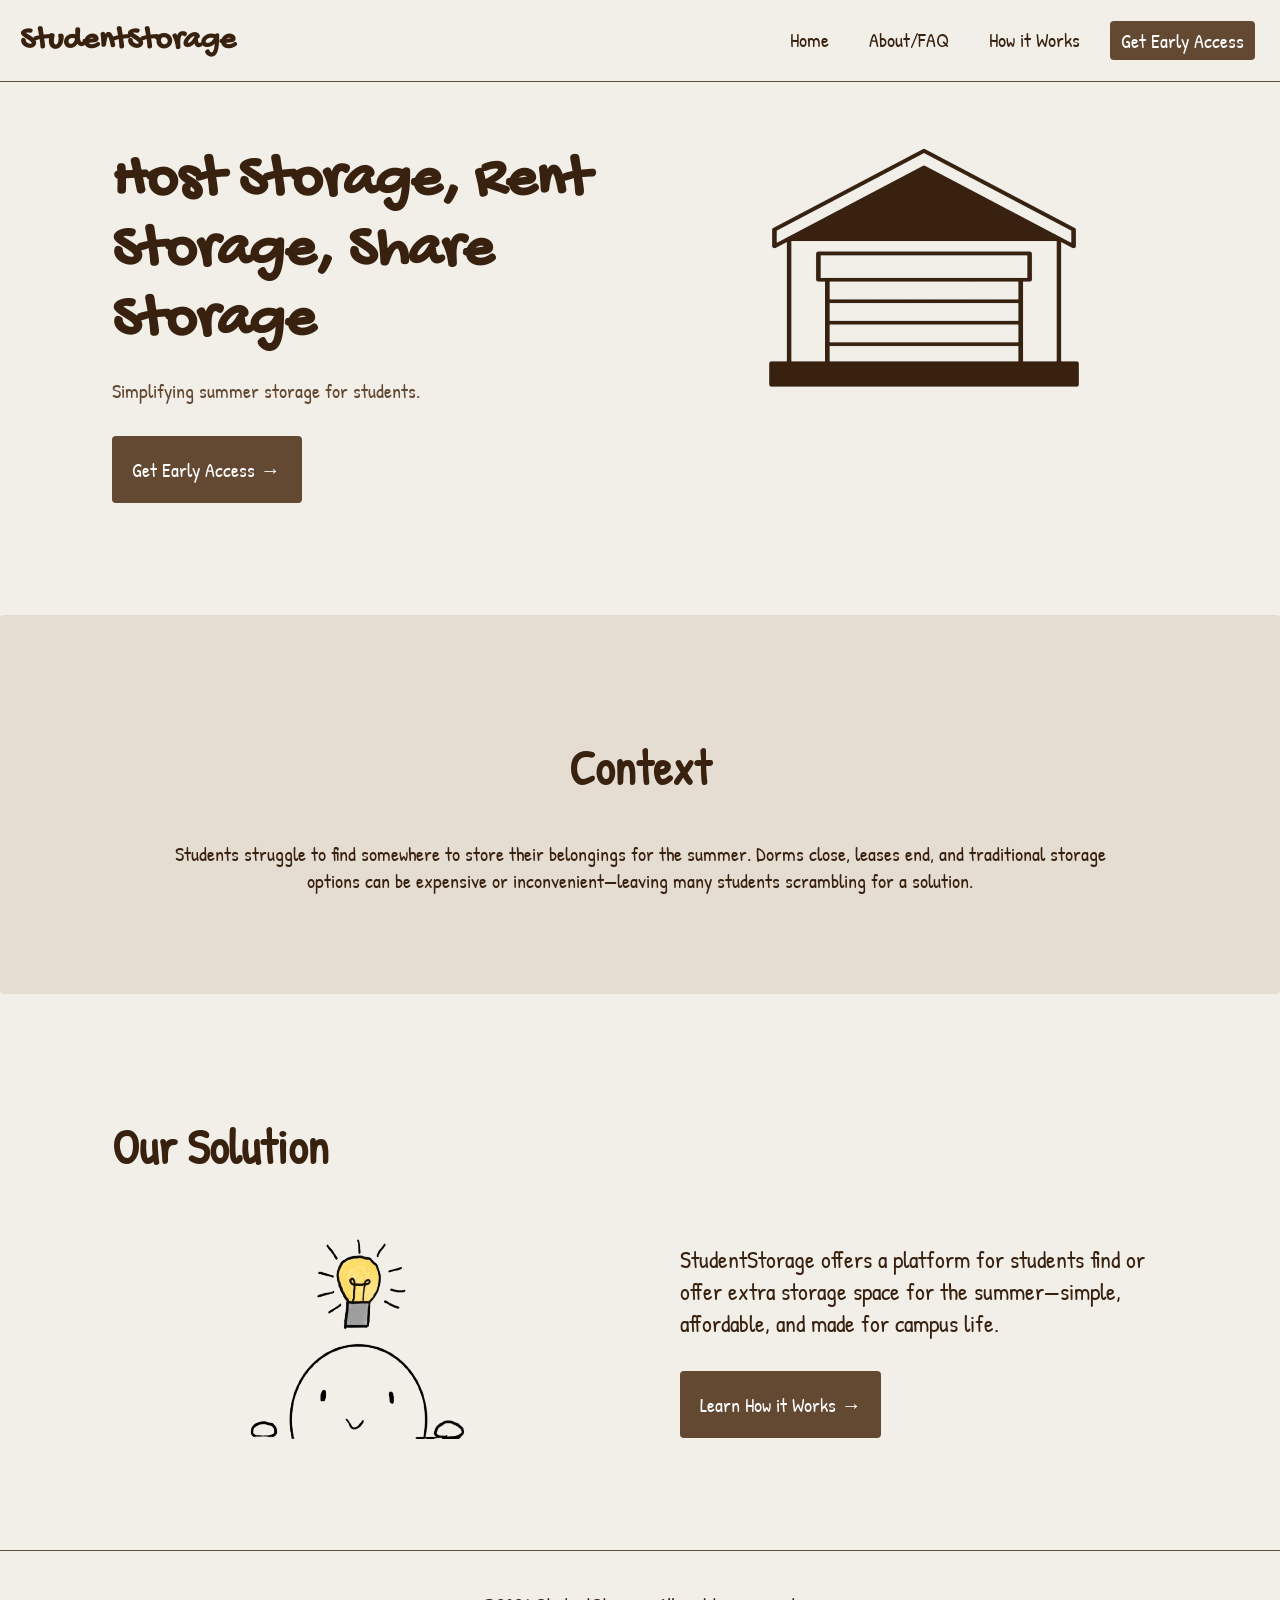
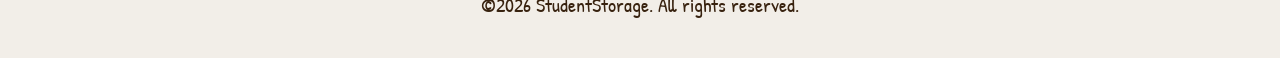
<file: index.html>
<!DOCTYPE html>
<html lang="en">
    <head>
        <meta charset="UTF-8">
        <meta name="viewport" content="width=device-width, initial-scale=1.0">
        <link rel="stylesheet" href="./static/styles.css">
        <link rel="preconnect" href="https://fonts.googleapis.com">
        <link rel="preconnect" href="https://fonts.gstatic.com" crossorigin>
        <!-- Gochi Hand Font -->
        <link href="https://fonts.googleapis.com/css2?family=Gochi+Hand&family=Inter:ital,opsz,wght@0,14..32,100..900;1,14..32,100..900&display=swap" rel="stylesheet">
        <!-- Archivo Black Font -->
        <link href="https://fonts.googleapis.com/css2?family=Archivo+Black&family=Figtree:ital,wght@0,300..900;1,300..900&display=swap" rel="stylesheet">
        <!-- Patrick Hand Font -->
        <link href="https://fonts.googleapis.com/css2?family=Gochi+Hand&family=Inter:ital,opsz,wght@0,14..32,100..900;1,14..32,100..900&family=Patrick+Hand&display=swap" rel="stylesheet">
        <script src="./static/scripts.js" defer></script>
        <title>StudentStorage</title>
    </head>
    <body>
        <!-- Header block fixed @ top of page -->
        <header>
            <div class="header-container">
                <h1>StudentStorage</h1>
                <!-- Navbar -->
                <a href="javascript:void(0);" class="clear-link-styles" id="menu-button">☰</a>
                <nav class="navbar">
                    <ul class="navlink-container">
                        <li class="navlink"><a href="./index.html" class="clear-link-styles">Home</a></li>
                        <li class="navlink"><a href="./views/faq.html" class="clear-link-styles">About/FAQ</a></li>
                        <li class="navlink"><a href="./views/storage.html" class="clear-link-styles">How it Works</a></li>
                        <li class="navlink" id="navlink-emphasized"><a href="./views/access.html" class="clear-link-styles">Get Early Access</a></li>
                    </ul>
                </nav>
            </div>
        </header>
        <div class="gap">
            <!-- gap behind fixed navbar -->
        </div>
        <main>
            <!-- Home page introductory content -->
            <div class="page-section">
                <div class="two-section-grid">
                    <div class="left-section">
                        <h1 id="intro-text">Host Storage, Rent Storage, Share Storage</h1>
                        <p class="whisper">Simplifying summer storage for students.</p>
                        <a href="./views/access.html" class="clear-link-styles button-default">Get Early Access →</a>
                    </div>
                    <div class="right-section">
                        <img src="./static/images/storage.png" width="310" height="250" class="home-image">
                    </div>
                </div>
            </div>
            <div class="page-section context-container bg-light">
                <h2>Context</h2>
                <p>Students struggle to find somewhere to store their belongings 
                    for the summer. Dorms close, leases end, and traditional 
                    storage options can be expensive or inconvenient—leaving 
                    many students scrambling for a solution.</p>
            </div>
            <div class="page-section">
                <h2>Our Solution</h2>
                <div class="two-section-grid">
                    <div class="left-section">
                        <img src="./static/images/solution.png" width="280" height="220" class="home-image">
                    </div>
                    <div class="right-section">
                        <h3>StudentStorage offers a platform for students find 
                            or offer extra storage space for the summer—simple, 
                            affordable, and made for campus life.</h3>
                        <a href="./views/storage.html" class="clear-link-styles button-default">Learn How it Works →</a>
                    </div>
                </div>
            </div>
        </main>
        <footer>
            <p>©2026 StudentStorage. All rights reserved.</p>
        </footer>
    </body>
</html>
</file>
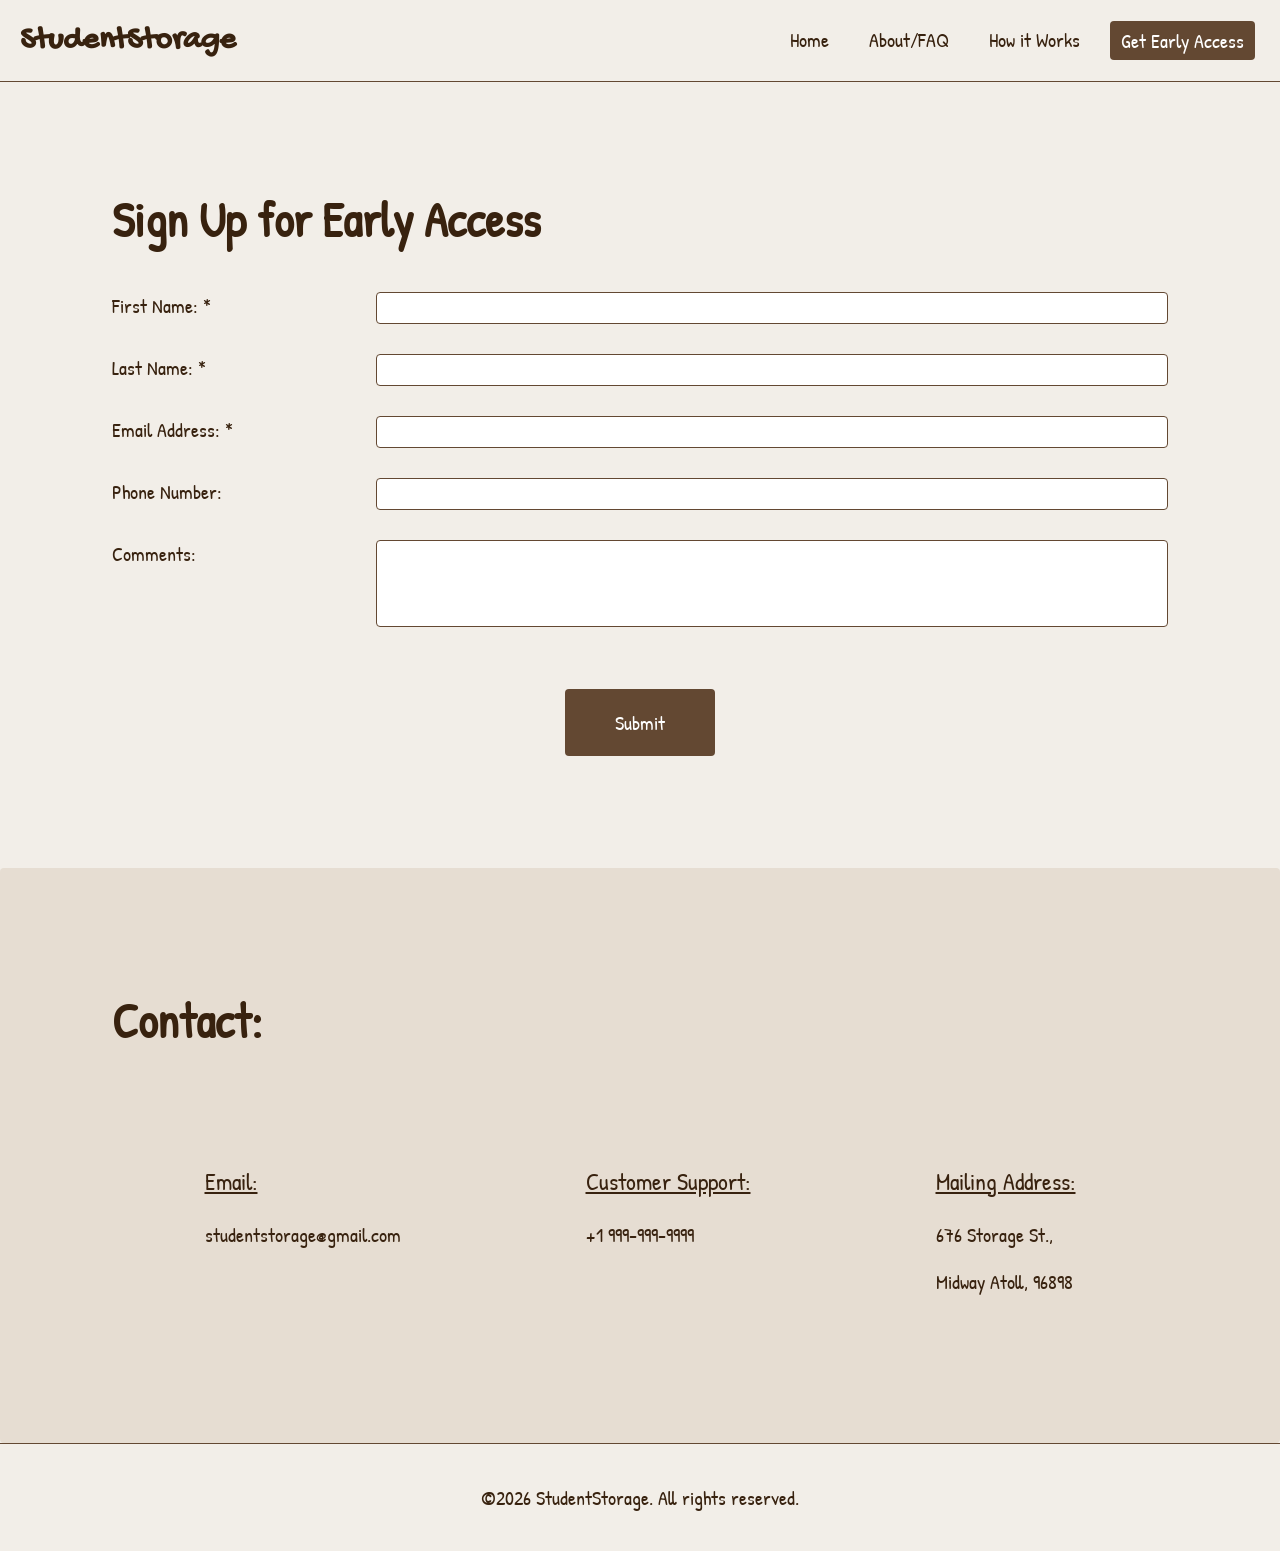
<file: views/access.html>
<!DOCTYPE html>
<html lang="en">
    <head>
        <meta charset="UTF-8">
        <meta name="viewport" content="width=device-width, initial-scale=1.0">
        <link rel="stylesheet" href="../static/styles.css">
        <link rel="preconnect" href="https://fonts.googleapis.com">
        <link rel="preconnect" href="https://fonts.gstatic.com" crossorigin>
        <!-- Gochi Hand Font -->
        <link href="https://fonts.googleapis.com/css2?family=Gochi+Hand&family=Inter:ital,opsz,wght@0,14..32,100..900;1,14..32,100..900&display=swap" rel="stylesheet">
        <!-- Archivo Black Font -->
        <link href="https://fonts.googleapis.com/css2?family=Archivo+Black&family=Figtree:ital,wght@0,300..900;1,300..900&display=swap" rel="stylesheet">
        <!-- Patrick Hand Font -->
        <link href="https://fonts.googleapis.com/css2?family=Gochi+Hand&family=Inter:ital,opsz,wght@0,14..32,100..900;1,14..32,100..900&family=Patrick+Hand&display=swap" rel="stylesheet">
        <script src="../static/scripts.js" defer></script>
        <title>StudentStorage</title>
    </head>
    <body>
        <!-- Header block fixed @ top of page -->
        <header>
            <div class="header-container">
                <h1>StudentStorage</h1>
                <!-- Navbar -->
                <a href="javascript:void(0);" class="clear-link-styles" id="menu-button">☰</a>
                <nav class="navbar">
                    <ul class="navlink-container">
                        <li class="navlink"><a href="../index.html" class="clear-link-styles">Home</a></li>
                        <li class="navlink"><a href="./faq.html" class="clear-link-styles">About/FAQ</a></li>
                        <li class="navlink"><a href="./storage.html" class="clear-link-styles">How it Works</a></li>
                        <li class="navlink" id="navlink-emphasized"><a href="./access.html" class="clear-link-styles">Get Early Access</a></li>
                    </ul>
                </nav>
            </div>
        </header>
        <div class="gap">
            <!-- gap behind fixed navbar -->
        </div>
        <main>
            <div class="page-section">
                <h2>Sign Up for Early Access</h2>
                <form class="form-container">
                    <div class="two-section-grid form-field">
                        <label for="first-name" class="left-section">First Name: *</label>
                        <input type="name" class="right-section" id="first-name" required>
                    </div>
                    <div class="two-section-grid form-field">
                        <label for="last-name" class="left-section">Last Name:  *</label>
                        <input type="name" class="right-section" id="last-name" required>
                    </div>
                    <div class="two-section-grid form-field">
                        <label for="email-address" class="left-section">Email Address:  *</label>
                        <input type="name" class="right-section" id="email-address" required>
                    </div>
                    <div class="two-section-grid form-field">
                        <label for="phone-number" class="left-section">Phone Number:</label>
                        <input type="tel" class="right-section" id="phone-number">
                    </div>
                    <div class="two-section-grid form-field">
                        <label for="comments" class="left-section">Comments:</label>
                        <input type="text" class="right-section" id="comments">
                    </div>
                    <div class="submit-container">
                        <input type="submit" class="button-default" id="Submit">
                    </div>                
                </form>
            </div>
            <div class="page-section bg-light">
                <h2>Contact:</h2>
                <div class="contact-container">
                    <div class="sub-section">
                        <h3 class="underline">Email:</h3>
                        <p>studentstorage@gmail.com</p>
                    </div>
                    <div class="sub-section">
                        <h3 class="underline">Customer Support:</h3>
                        <p>+1 999-999-9999</p>
                    </div>
                    <div class="sub-section">
                        <h3 class="underline">Mailing Address:</h3>
                        <p>676 Storage St.,</p>
                        <p>Midway Atoll, 96898</p>
                    </div>
                </div>
            </div>
        </main>
        <footer>
            <p>©2026 StudentStorage. All rights reserved.</p>
        </footer>
    </body>
</html>
</file>
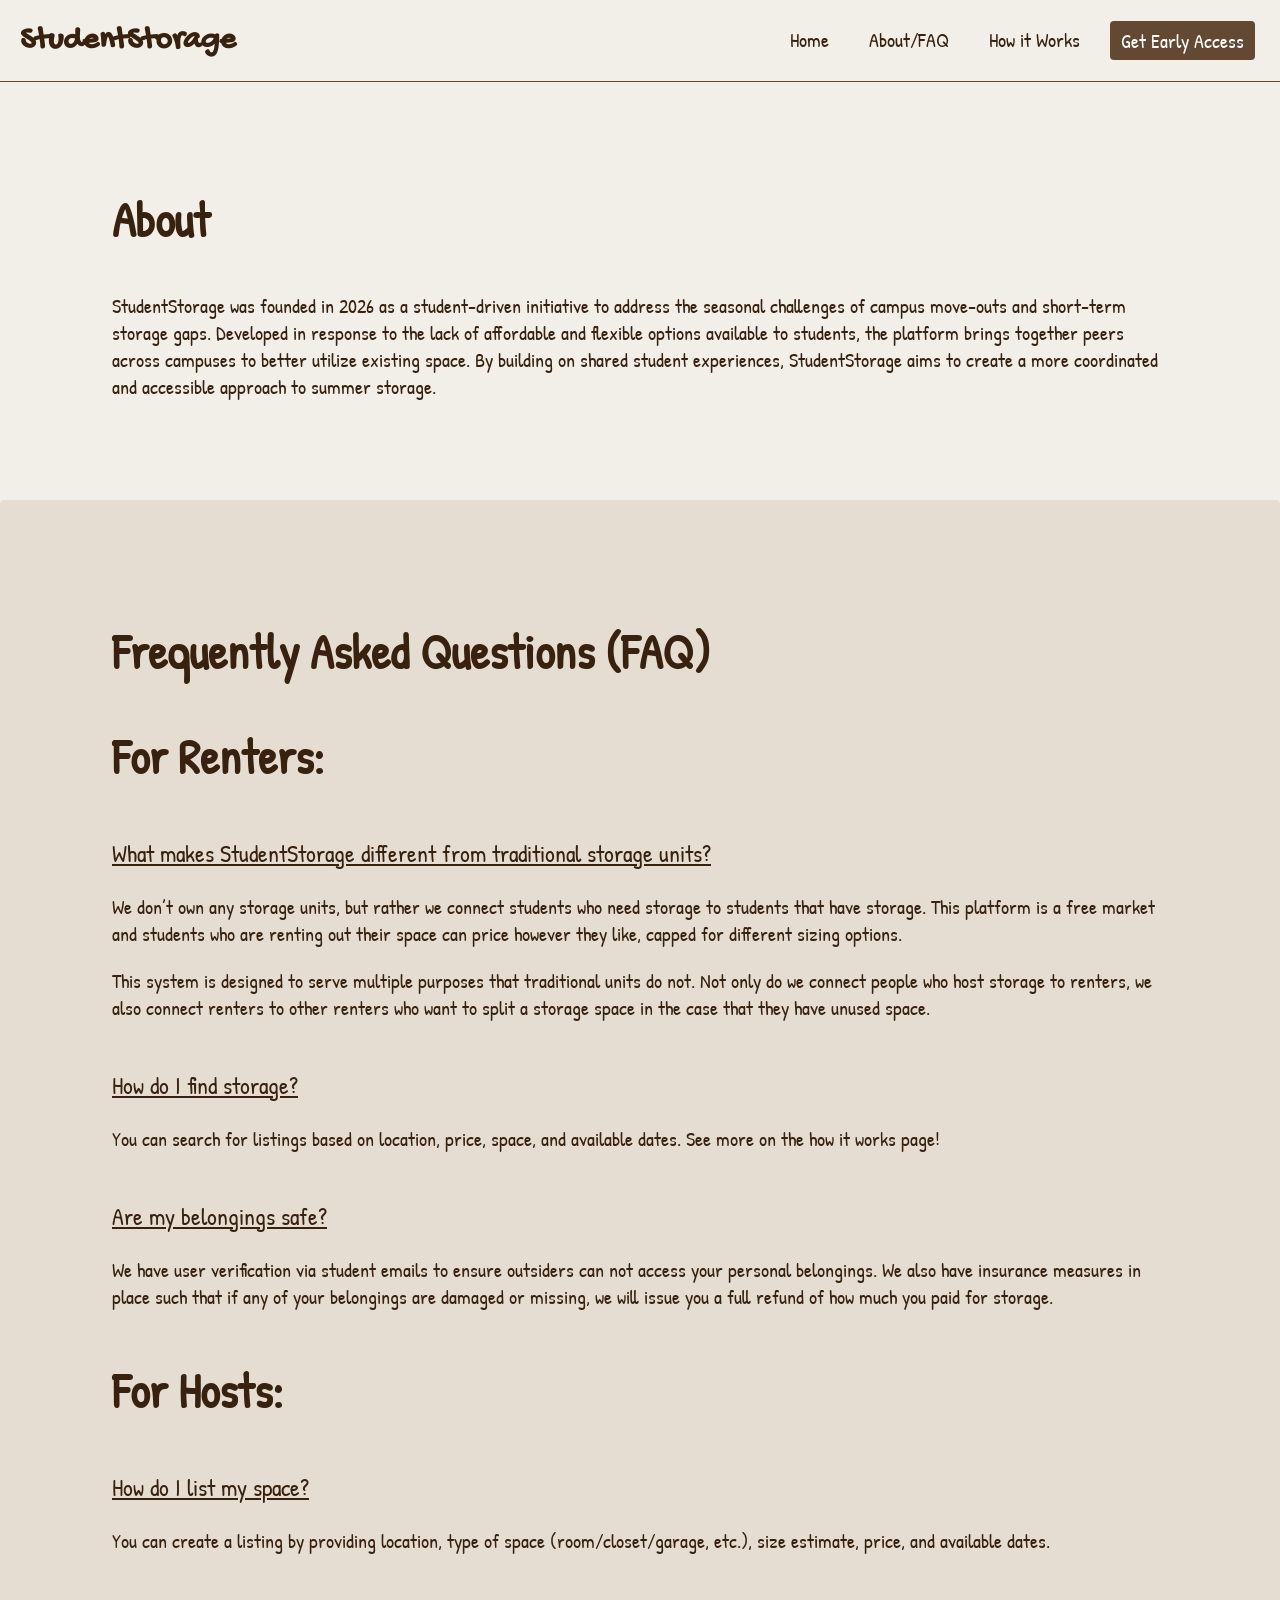
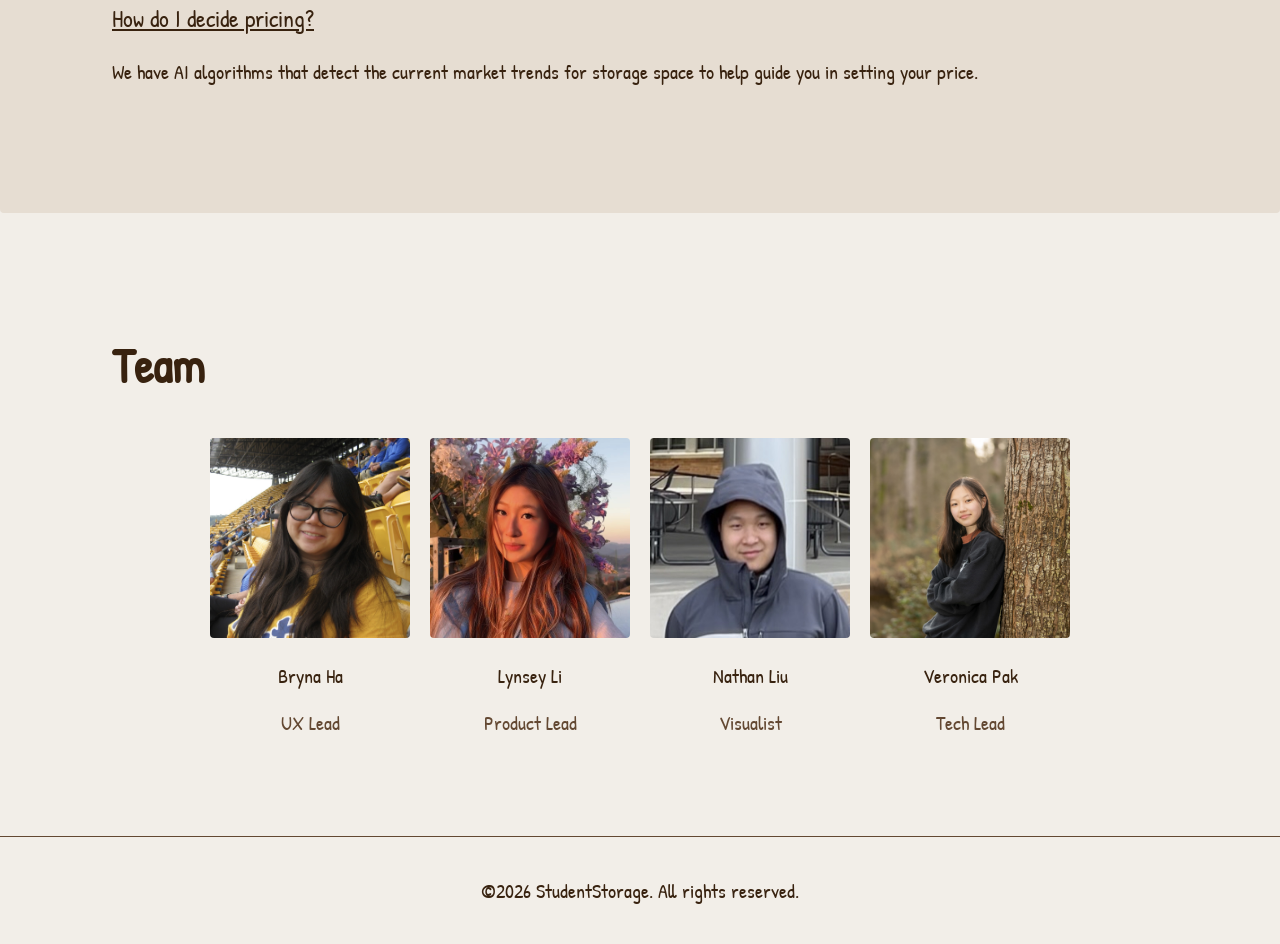
<file: views/faq.html>
<!DOCTYPE html>
<html lang="en">
    <head>
        <meta charset="UTF-8">
        <meta name="viewport" content="width=device-width, initial-scale=1.0">
        <link rel="stylesheet" href="../static/styles.css">
        <link rel="preconnect" href="https://fonts.googleapis.com">
        <link rel="preconnect" href="https://fonts.gstatic.com" crossorigin>
        <!-- Gochi Hand Font -->
        <link href="https://fonts.googleapis.com/css2?family=Gochi+Hand&family=Inter:ital,opsz,wght@0,14..32,100..900;1,14..32,100..900&display=swap" rel="stylesheet">
        <!-- Archivo Black Font -->
        <link href="https://fonts.googleapis.com/css2?family=Archivo+Black&family=Figtree:ital,wght@0,300..900;1,300..900&display=swap" rel="stylesheet">
        <!-- Patrick Hand Font -->
        <link href="https://fonts.googleapis.com/css2?family=Gochi+Hand&family=Inter:ital,opsz,wght@0,14..32,100..900;1,14..32,100..900&family=Patrick+Hand&display=swap" rel="stylesheet">
        <script src="../static/scripts.js" defer></script>
        <title>StudentStorage</title>
    </head>
    <body>
        <!-- Header block fixed @ top of page -->
        <header>
            <div class="header-container">
                <h1>StudentStorage</h1>
                <!-- Navbar -->
                <a href="javascript:void(0);" class="clear-link-styles" id="menu-button">☰</a>
                <nav class="navbar">
                    <ul class="navlink-container">
                        <li class="navlink"><a href="../index.html" class="clear-link-styles">Home</a></li>
                        <li class="navlink"><a href="./faq.html" class="clear-link-styles">About/FAQ</a></li>
                        <li class="navlink"><a href="./storage.html" class="clear-link-styles">How it Works</a></li>
                        <li class="navlink" id="navlink-emphasized"><a href="./access.html" class="clear-link-styles">Get Early Access</a></li>
                    </ul>
                </nav>
            </div>
        </header>
        <div class="gap">
            <!-- gap behind fixed navbar -->
        </div>
        <main>
            <div class="page-section">
                <h2>About</h2>
                <p>StudentStorage was founded in 2026 as a student-driven 
                    initiative to address the seasonal challenges of campus 
                    move-outs and short-term storage gaps. Developed in response 
                    to the lack of affordable and flexible options available to 
                    students, the platform brings together peers across campuses 
                    to better utilize existing space. By building on shared 
                    student experiences, StudentStorage aims to create a more 
                    coordinated and accessible approach to summer storage.</p>
            </div>
            <div class="page-section bg-light">
                <h2>Frequently Asked Questions (FAQ)</h2>
                <h2>For Renters:</h2>
                <div class="sub-section">
                    <h3 class="underline">What makes StudentStorage different from traditional storage units?</h3>
                    <p>We don’t own any storage units, but rather we 
                        connect students who need storage to students that have 
                        storage. This platform is a free market and students who 
                        are renting out their space can price however they like, 
                        capped for different sizing options.</p>
                    <p>This system is designed to serve multiple purposes 
                        that traditional units do not. Not only do we 
                        connect people who host storage to renters, we also 
                        connect renters to other renters who want to split a 
                        storage space in the case that they have unused 
                        space.</p>
                </div>
                <div class="sub-section">
                    <h3 class="underline">How do I find storage?</h3>
                    <p>You can search for listings based on location, price, 
                        space, and available dates. See more on the  
                        <a href="./storage.html" class="clear-link-styles">how it works</a> 
                        page!</p>
                </div>
                <div class="sub-section">
                    <h3 class="underline">Are my belongings safe?</h3>
                    <p>We have user verification via student emails to ensure 
                        outsiders can not access your personal belongings. We 
                        also have insurance measures in place such that if any 
                        of your belongings are damaged or missing, we will issue 
                        you a full refund of how much you paid for storage.</p>
                </div>
                <h2>For Hosts:</h2>
                <div class="sub-section">
                    <h3 class="underline">How do I list my space?</h3>
                    <p>You can create a listing by providing location, type of 
                        space (room/closet/garage, etc.), size estimate, price, 
                        and available dates.</p>
                </div>
                <div class="sub-section">
                    <h3 class="underline">How do I decide pricing?</h3>
                    <p>We have AI algorithms that detect the current market 
                        trends for storage space to help guide you in setting 
                        your price.</p>
                </div>
            </div>
            <div class="page-section">
                <h2>Team</h2>
                <div class="team-container">
                    <div class="teammate">
                        <img src="../static/images/bryna.jpg" width="200" height="200">
                        <p>Bryna Ha</p>
                        <p class="whisper">UX Lead</p>
                    </div>
                    <div class="teammate">
                        <img src="../static/images/lynsey.jpg" width="200" height="200">
                        <p>Lynsey Li</p>
                        <p class="whisper">Product Lead</p>
                    </div>
                    <div class="teammate">
                        <img src="../static/images/nathan.jpg" width="200" height="200">
                        <p>Nathan Liu</p>
                        <p class="whisper">Visualist</p>
                    </div>
                    <div class="teammate">
                        <img src="../static/images/veronica.png" width="200" height="200">
                        <p>Veronica Pak</p>
                        <p class="whisper">Tech Lead</p>
                    </div>
                </div>
            </div>
        </main>
        <footer>
            <p>©2026 StudentStorage. All rights reserved.</p>
        </footer>
    </body>
</html>
</file>
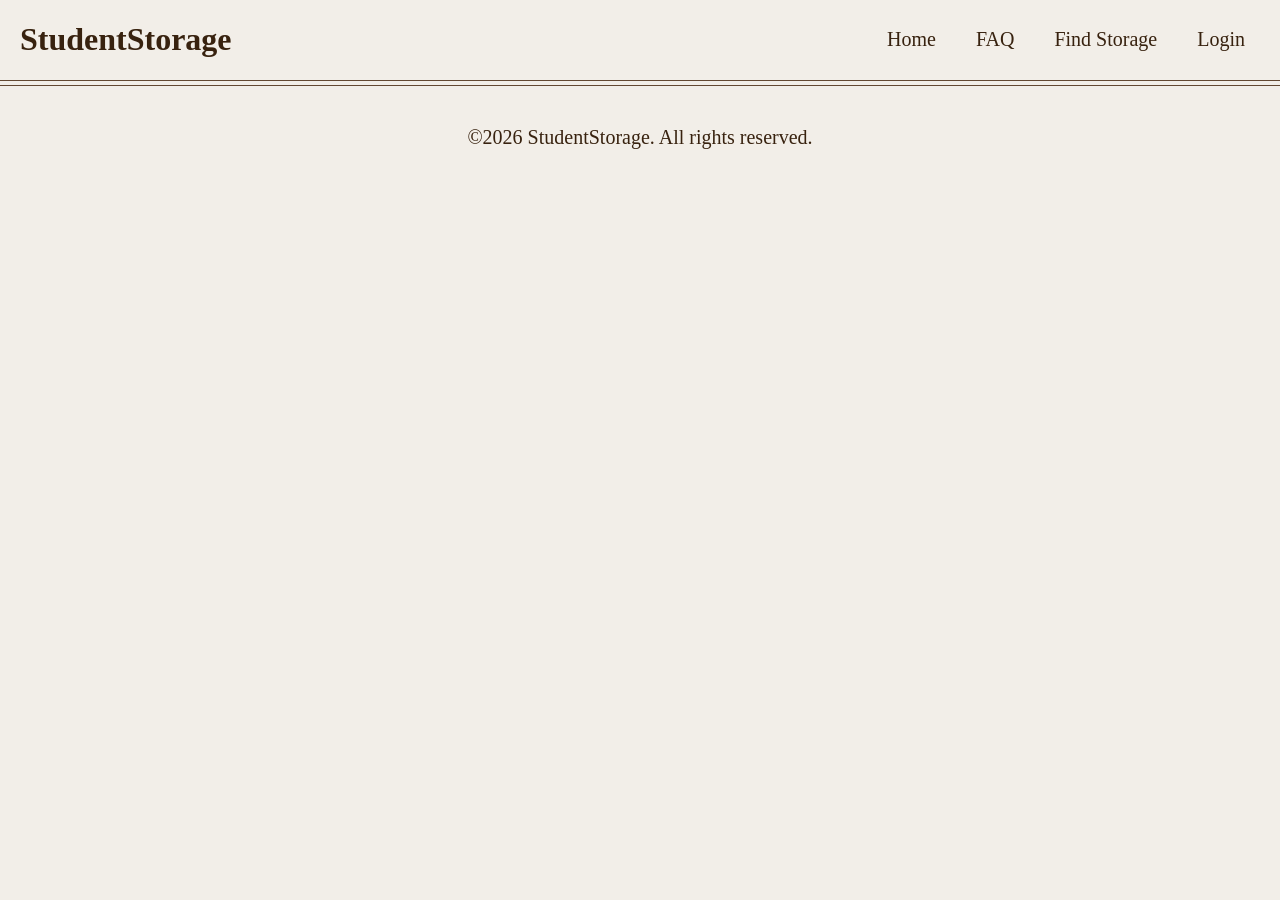
<file: views/login.html>
<!DOCTYPE html>
<html lang="en">
    <head>
        <meta charset="UTF-8">
        <meta name="viewport" content="width=device-width, initial-scale=1.0">
        <link rel="stylesheet" href="../static/styles.css">
        <link rel="preconnect" href="https://fonts.googleapis.com">
        <link rel="preconnect" href="https://fonts.gstatic.com" crossorigin>
        <!-- Archivo Black Font -->
        <link href="https://fonts.googleapis.com/css2?family=Archivo+Black&family=Figtree:ital,wght@0,300..900;1,300..900&display=swap" rel="stylesheet">
        <!-- Inter Font -->
        <link href="https://fonts.googleapis.com/css2?family=Inter:ital,opsz,wght@0,14..32,100..900;1,14..32,100..900&display=swap" rel="stylesheet">
        <script src="../static/scripts.js" defer></script>
        <title>StudentStorage</title>
    </head>
    <body>
        <!-- Header block fixed @ top of page -->
        <header>
            <div class="header-container">
                <h1>StudentStorage</h1>
                <!-- Navbar -->
                <a href="javascript:void(0);" class="clear-link-styles" id="menu-button">Menu ☰</a>
                <nav class="navbar">
                    <ul class="navlink-container">
                        <li class="navlink"><a href="../index.html" class="clear-link-styles">Home</a></li>
                        <li class="navlink"><a href="./faq.html" class="clear-link-styles">FAQ</a></li>
                        <li class="navlink"><a href="./storage.html" class="clear-link-styles">Find Storage</a></li>
                        <li class="navlink"><a href="./login.html" class="clear-link-styles">Login</a></li>
                    </ul>
                </nav>
            </div>
        </header>
        <div class="gap">
            <!-- gap behind fixed navbar -->
        </div>
        <main>
            <!-- Insert body content here -->
        </main>
        <br>
        <footer>
            <p>©2026 StudentStorage. All rights reserved.</p>
        </footer>
    </body>
</html>
</file>
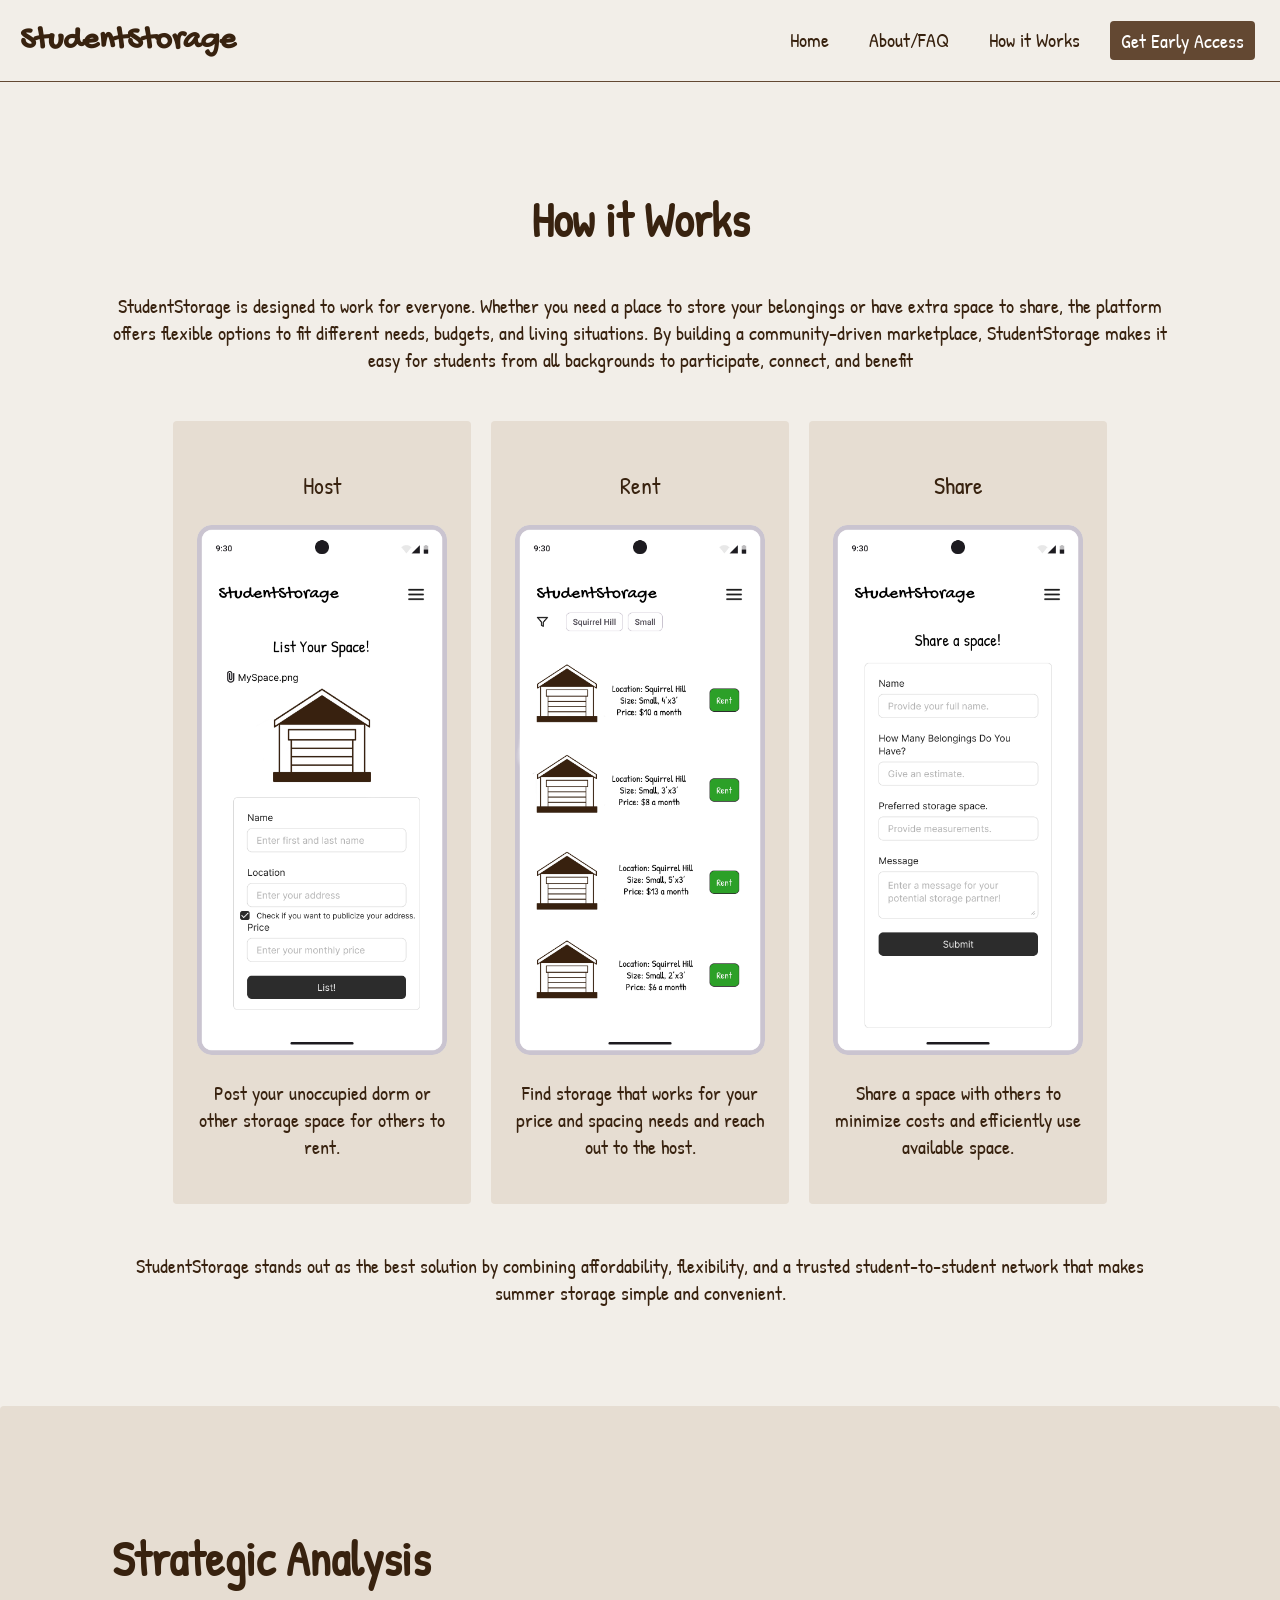
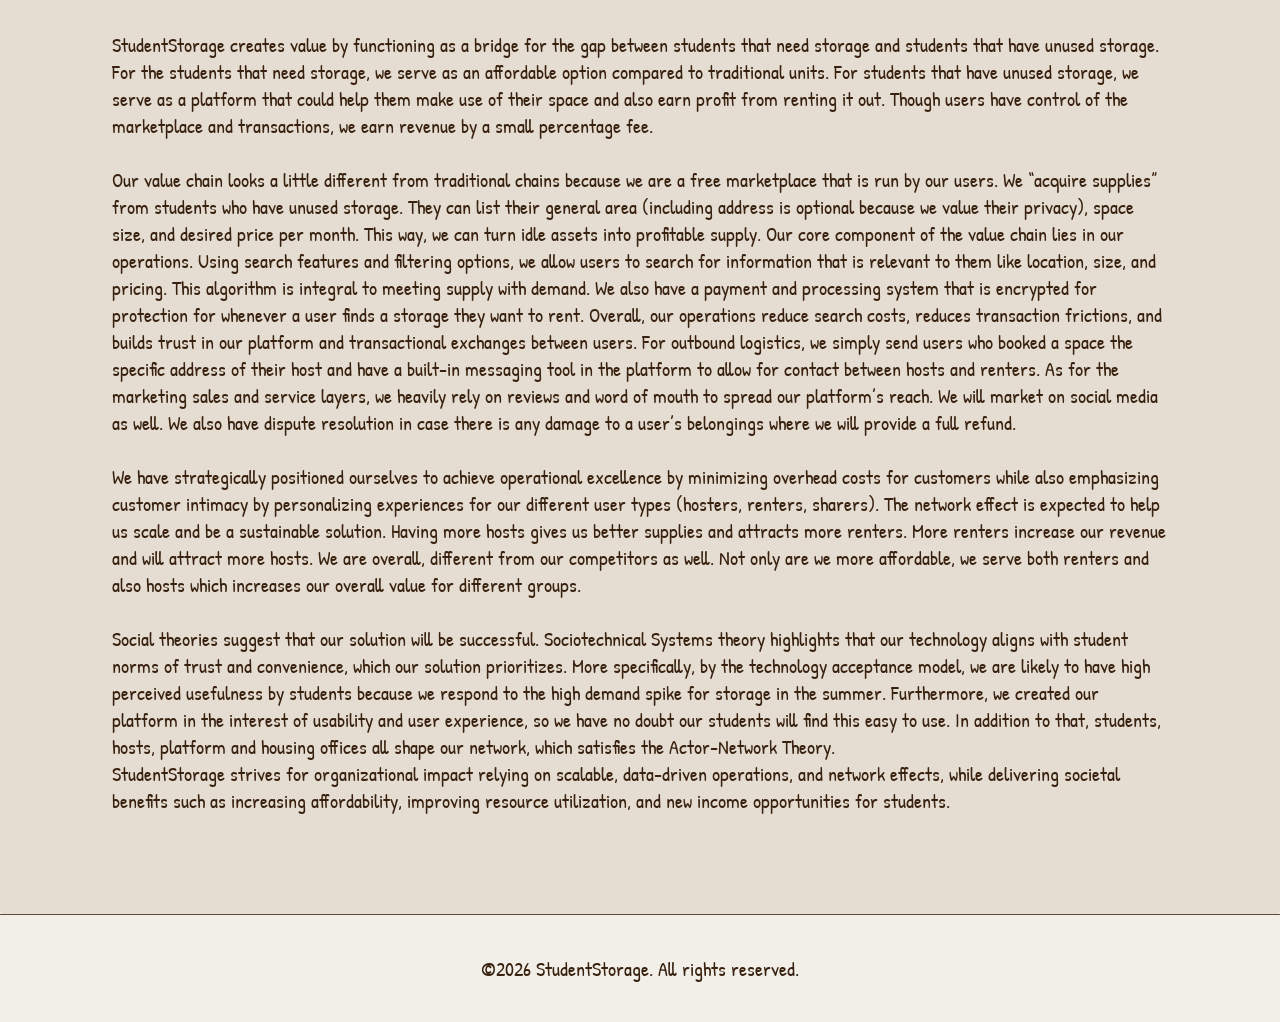
<file: views/storage.html>
<!DOCTYPE html>
<html lang="en">
    <head>
        <meta charset="UTF-8">
        <meta name="viewport" content="width=device-width, initial-scale=1.0">
        <link rel="stylesheet" href="../static/styles.css">
        <link rel="preconnect" href="https://fonts.googleapis.com">
        <link rel="preconnect" href="https://fonts.gstatic.com" crossorigin>
        <!-- Gochi Hand Font -->
        <link href="https://fonts.googleapis.com/css2?family=Gochi+Hand&family=Inter:ital,opsz,wght@0,14..32,100..900;1,14..32,100..900&display=swap" rel="stylesheet">
        <!-- Archivo Black Font -->
        <link href="https://fonts.googleapis.com/css2?family=Archivo+Black&family=Figtree:ital,wght@0,300..900;1,300..900&display=swap" rel="stylesheet">
        <!-- Patrick Hand Font -->
        <link href="https://fonts.googleapis.com/css2?family=Gochi+Hand&family=Inter:ital,opsz,wght@0,14..32,100..900;1,14..32,100..900&family=Patrick+Hand&display=swap" rel="stylesheet">
        <script src="../static/scripts.js" defer></script>
        <title>StudentStorage</title>
    </head>
    <body>
        <!-- Header block fixed @ top of page -->
        <header>
            <div class="header-container">
                <h1>StudentStorage</h1>
                <!-- Navbar -->
                <a href="javascript:void(0);" class="clear-link-styles" id="menu-button">☰</a>
                <nav class="navbar">
                    <ul class="navlink-container">
                        <li class="navlink"><a href="../index.html" class="clear-link-styles">Home</a></li>
                        <li class="navlink"><a href="./faq.html" class="clear-link-styles">About/FAQ</a></li>
                        <li class="navlink"><a href="./storage.html" class="clear-link-styles">How it Works</a></li>
                        <li class="navlink" id="navlink-emphasized"><a href="./access.html" class="clear-link-styles">Get Early Access</a></li>
                    </ul>
                </nav>
            </div>
        </header>
        <div class="gap">
            <!-- gap behind fixed navbar -->
        </div>
        <main>
            <div class="page-section how-it-works">
                <h2>How it Works</h2>
                <p>StudentStorage is designed to work for everyone. Whether you 
                    need a place to store your belongings or have extra space to 
                    share, the platform offers flexible options to fit different 
                    needs, budgets, and living situations. By building a 
                    community-driven marketplace, StudentStorage makes it easy 
                    for students from all backgrounds to participate, connect, 
                    and benefit</p>
                <div class="sub-section method-container">
                    <div class="method bg-light">
                        <h3>Host</h3>
                        <img class="wireframes" src="../static/images/host_wireframe.png">
                        <p>Post your unoccupied dorm or other storage space for others to rent.</p>
                    </div>
                    <div class="method bg-light">
                        <h3>Rent</h3>
                        <img class="wireframes" src="../static/images/rent_wireframe.png">
                        <p>Find storage that works for your price and spacing needs and reach out to the host.</p>
                    </div>
                    <div class="method bg-light">
                        <h3>Share</h3>
                        <img class="wireframes" src="../static/images/share_wireframe.png">
                        <p>Share a space with others to minimize costs and efficiently use available space.</p>
                    </div>
                </div>
                <p>StudentStorage stands out as the best solution by combining 
                    affordability, flexibility, and a trusted student-to-student 
                    network that makes summer storage simple and convenient.</p>
            </div>
            <div class="page-section bg-light">
                <h2>Strategic Analysis</h2>
                <p>StudentStorage creates value by functioning as a bridge for the gap between students that need storage and students that have unused storage. For the students that need storage, we serve as an affordable option compared to traditional units. For students that have unused storage, we serve as a platform that could help them make use of their space and also earn profit from renting it out. Though users have control of the marketplace and transactions, we earn revenue by a small percentage fee. <br>
	            <br>Our value chain looks a little different from traditional chains because we are a free marketplace that is run by our users. We “acquire supplies” from students who have unused storage. They can list their general area (including address is optional because we value their privacy), space size, and desired price per month. This way, we can turn idle assets into profitable supply. Our core component of the value chain lies in our operations. Using search features and filtering options, we allow users to search for information that is relevant to them like location, size, and pricing. This algorithm is integral to meeting supply with demand. We also have a payment and processing system that is encrypted for protection for whenever a user finds a storage they want to rent. Overall, our operations reduce search costs, reduces transaction frictions, and builds trust in our platform and transactional exchanges between users. For outbound logistics, we simply send users who booked a space the specific address of their host and have a built-in messaging tool in the platform to allow for contact between hosts and renters. As for the marketing sales and service layers, we heavily rely on reviews and word of mouth to spread our platform’s reach. We will market on social media as well. We also have dispute resolution in case there is any damage to a user’s belongings where we will provide a full refund. <br>
                <br>We have strategically positioned ourselves to achieve operational excellence by minimizing overhead costs for customers while also emphasizing customer intimacy by personalizing experiences for our different user types (hosters, renters, sharers). The network effect is expected to help us scale and be a sustainable solution. Having more hosts gives us better supplies and attracts more renters. More renters increase our revenue and will attract more hosts. We are overall, different from our competitors as well. Not only are we more affordable, we serve both renters and also hosts which increases our overall value for different groups. <br>
                <br>Social theories suggest that our solution will be successful. Sociotechnical Systems theory highlights that our technology aligns with student norms of trust and convenience, which our solution prioritizes. More specifically, by the technology acceptance model, we are likely to have high perceived usefulness by students because we respond to the high demand spike for storage in the summer. Furthermore, we created our platform in the interest of usability and user experience, so we have no doubt our students will find this easy to use. In addition to that, students, hosts, platform and housing offices all shape our network, which satisfies the Actor-Network Theory.
                <br>StudentStorage strives for organizational impact relying on scalable, data-driven operations, and network effects, while delivering societal benefits such as increasing affordability, improving resource utilization, and new income opportunities for students.</p>
            </div>
        </main>
        <footer>
            <p>©2026 StudentStorage. All rights reserved.</p>
        </footer>
    </body>
</html>
</file>
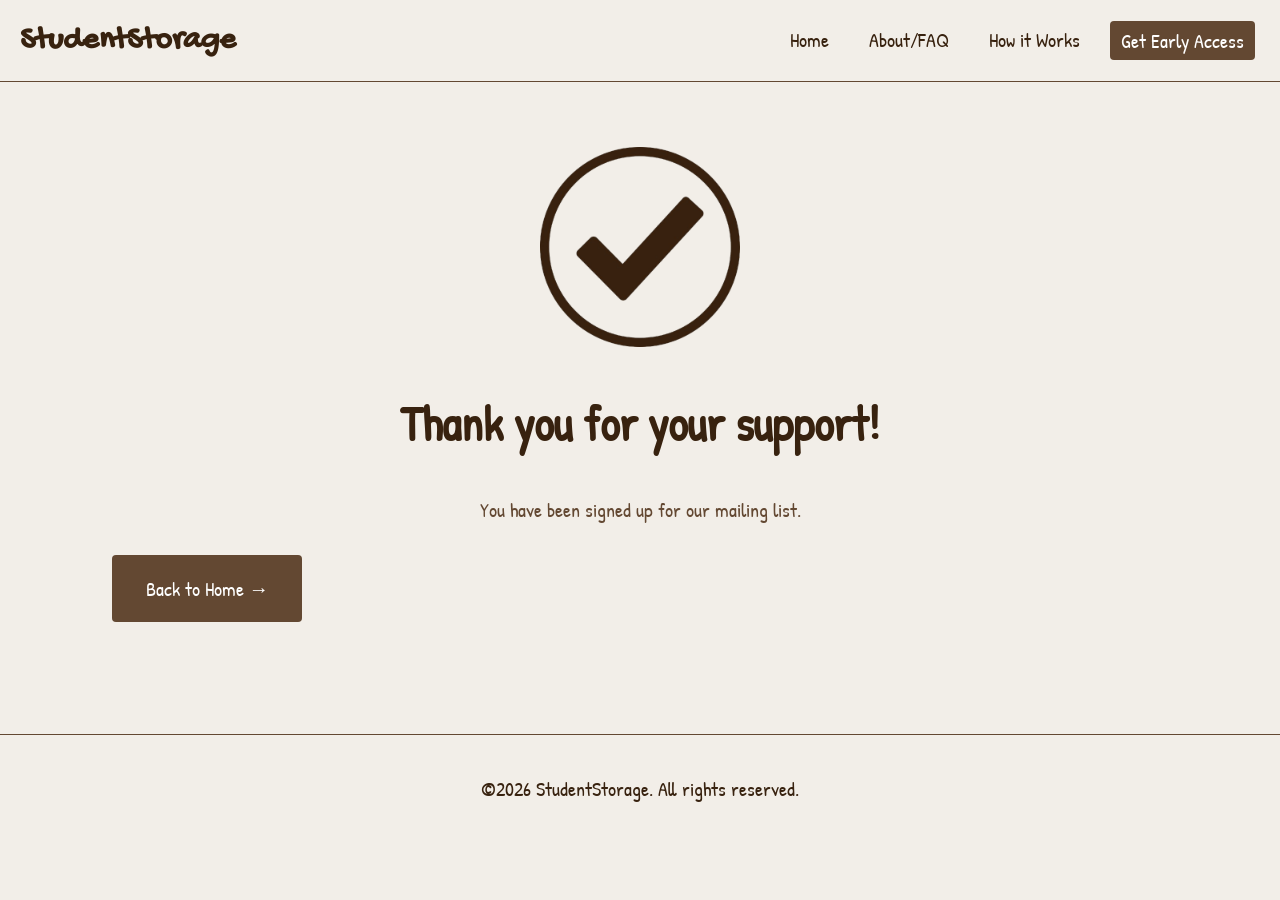
<file: views/success.html>
<!DOCTYPE html>
<html lang="en">
    <head>
        <meta charset="UTF-8">
        <meta name="viewport" content="width=device-width, initial-scale=1.0">
        <link rel="stylesheet" href="../static/styles.css">
        <link rel="preconnect" href="https://fonts.googleapis.com">
        <link rel="preconnect" href="https://fonts.gstatic.com" crossorigin>
        <!-- Gochi Hand Font -->
        <link href="https://fonts.googleapis.com/css2?family=Gochi+Hand&family=Inter:ital,opsz,wght@0,14..32,100..900;1,14..32,100..900&display=swap" rel="stylesheet">
        <!-- Archivo Black Font -->
        <link href="https://fonts.googleapis.com/css2?family=Archivo+Black&family=Figtree:ital,wght@0,300..900;1,300..900&display=swap" rel="stylesheet">
        <!-- Patrick Hand Font -->
        <link href="https://fonts.googleapis.com/css2?family=Gochi+Hand&family=Inter:ital,opsz,wght@0,14..32,100..900;1,14..32,100..900&family=Patrick+Hand&display=swap" rel="stylesheet">
        <script src="../static/scripts.js" defer></script>
        <title>StudentStorage</title>
    </head>
    <body>
        <!-- Header block fixed @ top of page -->
        <header>
            <div class="header-container">
                <h1>StudentStorage</h1>
                <!-- Navbar -->
                <a href="javascript:void(0);" class="clear-link-styles" id="menu-button">☰</a>
                <nav class="navbar">
                    <ul class="navlink-container">
                        <li class="navlink"><a href="../index.html" class="clear-link-styles">Home</a></li>
                        <li class="navlink"><a href="./faq.html" class="clear-link-styles">About/FAQ</a></li>
                        <li class="navlink"><a href="./storage.html" class="clear-link-styles">How it Works</a></li>
                        <li class="navlink" id="navlink-emphasized"><a href="./access.html" class="clear-link-styles">Get Early Access</a></li>
                    </ul>
                </nav>
            </div>
        </header>
        <div class="gap">
            <!-- gap behind fixed navbar -->
        </div>
        <main>
            <div class="page-section confirmation-container">
                <img src="../static/images/checkmark.png" width="200" height="200">
                <h2>Thank you for your support!</h2>
                <p class="whisper">You have been signed up for our mailing list.</p>
                <a href="../index.html" class="clear-link-styles button-default">Back to Home →</a>
            </div>
        </main>
        <footer>
            <p>©2026 StudentStorage. All rights reserved.</p>
        </footer>
    </body>
</html>
</file>
<file: static/styles.css>
/* Universal Styles */
* {
    border-radius: 0.25rem;
    color: #38220f;
}

body {
    margin: 0;
    background-color: #f2eee8;
}

/* Font styles */
h1 {
    font-family: "Gochi Hand", cursive;
}

h2, h3 {
    font-family: "Patrick Hand", cursive;
}

h2 {
    font-size: 3rem;
}

h3 {
    font-size: 1.5rem;
    font-weight: normal;
}

p, a, label, input {
    font-family: "Patrick Hand", cursive;
    font-size: 20px;
    font-optical-sizing: auto;
}

input {
    min-height: 30px;
    border: 1.5px solid #634832;
}

/* Header block: fixed @ top of page, contains logo, title, navbar */
header {
    display: block;
    /* Fix header block to top of viewport */
    position: fixed;
    top: 0;
    left: 0;
    width: 100vw;
    height: fit-content;
    min-height: 70px;
}

/* Header container */
.header-container {
    display: flex;
    flex-direction: row;
    align-items: center;
    height: 100%;
    min-height: 70px;
    background-color: #f2eee8;
    border-radius: 0;
    border-bottom: 1px solid #634832;
    gap: 20px;
    padding: 0 20px;
}

/* Nav block */
nav {
    margin-left: auto;
}

/* Navbar container */
.navlink-container {
    display: flex;
    flex-direction: row;
    gap: 10px;
}

/* Navlinks */
.navbar .navlink {
    list-style: none;
    margin: 5px;
    padding: 5px 10px;
    text-align: center;
}

/* Navlink hover animation */
.navbar .navlink:hover {
    background-color: #634832;
    color: white;
    transition: 0.15s;
}

/* Menu button to toggle navbar for mobile aspect ratio */
#menu-button {
    display: none;
    margin-left: auto;
    padding: 5px;
}

.gap {
    /* Gap should be the height of header block + margin */
    height: 67px; 
}

footer {
    border-radius: 0;
    border-top: 1px solid #634832;
    padding: 20px;
    text-align: center;
}

/* PAGE STRUCTURES */
/* General page section to keep spacing consistent between sections */
.page-section {
    padding: 5rem 7rem;
}

.bg-light {
    background-color: #e6ddd2;
}

/* One section "grid" */
.sub-section {
    margin: 3rem 0;
}

/* Two section grid template */
.two-section-grid {
    display: grid;
    grid-template-areas: 
        "left-section right-section";
    grid-template-columns: 1fr 1fr;
}

.two-section-grid > * {
    padding: 0 40px;
}

.left-section {
    grid-area: "left-section";
    padding-left: 0;
}

.right-section {
    grid-area: "right-section";
    padding-right: 0;
}

/* CONTAINERS */
.context-container {
    padding: 5rem 10rem;
    text-align: center;
}

.how-it-works {
    text-align: center;
}

.method-container {
    display: flex;
    justify-content: center;
    flex-wrap: wrap;
    gap: 20px;
}

.method {
    padding: 1.5rem;
    width: 250px;
    height: fit-content;
    text-align: center;
}

.team-container {
    display: flex;
    justify-content: center;
    gap: 20px;
}

.teammate {
    width: fit-content;
    height: fit-content;
    text-align: center;
}

.login-container {
    display: flex;
    justify-content: center;
    width: 100%
}

.form-container {
    display: flex;
    flex-direction: column;
    gap: 30px;
}

.form-field {
    grid-template-columns: 1fr 3fr;   
}

.submit-container {
    display: flex;
    justify-content: center;
}

.contact-container {
    display: flex;
    justify-content: space-around;
    flex-wrap: wrap;
}

.confirmation-container {
    text-align: center;
    place-items: center;
}

/* TEXT STYLES: */
/* Remove default styling for links */
.clear-link-styles {
    text-decoration: none;
    color: inherit;
}

/* Lighter text */
.whisper {
    color: #634832;
}

.underline {
    text-decoration: underline;
}

/* BUTTON STYLES */
.button-default {
    display: block;
    width: fit-content;
    min-width: 150px;
    margin: 2rem 0;
    padding: 1.2rem;
    background-color: #634832;
    color: white;
    border: 1px solid transparent;
}

.button-default:hover, #navlink-emphasized:hover {
    background-color: white;
    color: #634832;
    border: 1px solid #634832;
    transition: 0.15s
}

/* IMAGE/VISUAL STYLES */
.home-image {
    display: block;
    justify-self: center;
    margin: 0 auto;
}

.wireframes {
    width: 100%;
    height: auto;
    border-radius: 15px;
}

/* Specific IDs */
#intro-text {
    margin: inherit;
    font-size: 3.75rem;
}

#navlink-emphasized {
    background-color: #634832;
    color: white;
    border: 1px solid transparent;   
}

#comments {
    min-height: 85px;
}

/* Mobile styles */
@media (max-width: 768px) {
    
    .navbar {
        display: none;
        background-color: #f2eee8;
    }

    .navlink-container {
        flex-direction: column;
        gap: normal;
        padding-right: 40px;
        padding-bottom: 10px;
        border-bottom: 1px solid #634832;
    }

    /* Navlinks */
    .navbar .navlink {
        text-align: left;
    }

    /* Active navbar for mobile menu toggle */
    .navbar.active {
        display: block;
        position: fixed;
        top: 71px;
        left: 0;
        width: 100%;
        height: fit-content;
    }

    #menu-button {
        display: block;
    }

    .page-section {
        padding: 5rem 3rem;
    }

    .page-section, .left-section, .right-section {
        text-align: center;
        justify-items: center;
    }

    /* Two section grid template */
    .two-section-grid {
        display: flex;
        flex-direction: column;
    }

    .left-section {
        padding-right: 0rem;
    }

    .right-section {
        padding-left: 0rem;
    }

    /* CONTAINERS */
    .contact-container {
        display: flex;
        flex-direction: column;
    }

    .team-container {
        flex-direction: column;
    }

    .teammate {
        margin: auto;
    }

    /* BUTTONS */
    .button-default {
        display: block;
        justify-self: center;
        margin: 2rem auto;
    }
}
</file>
